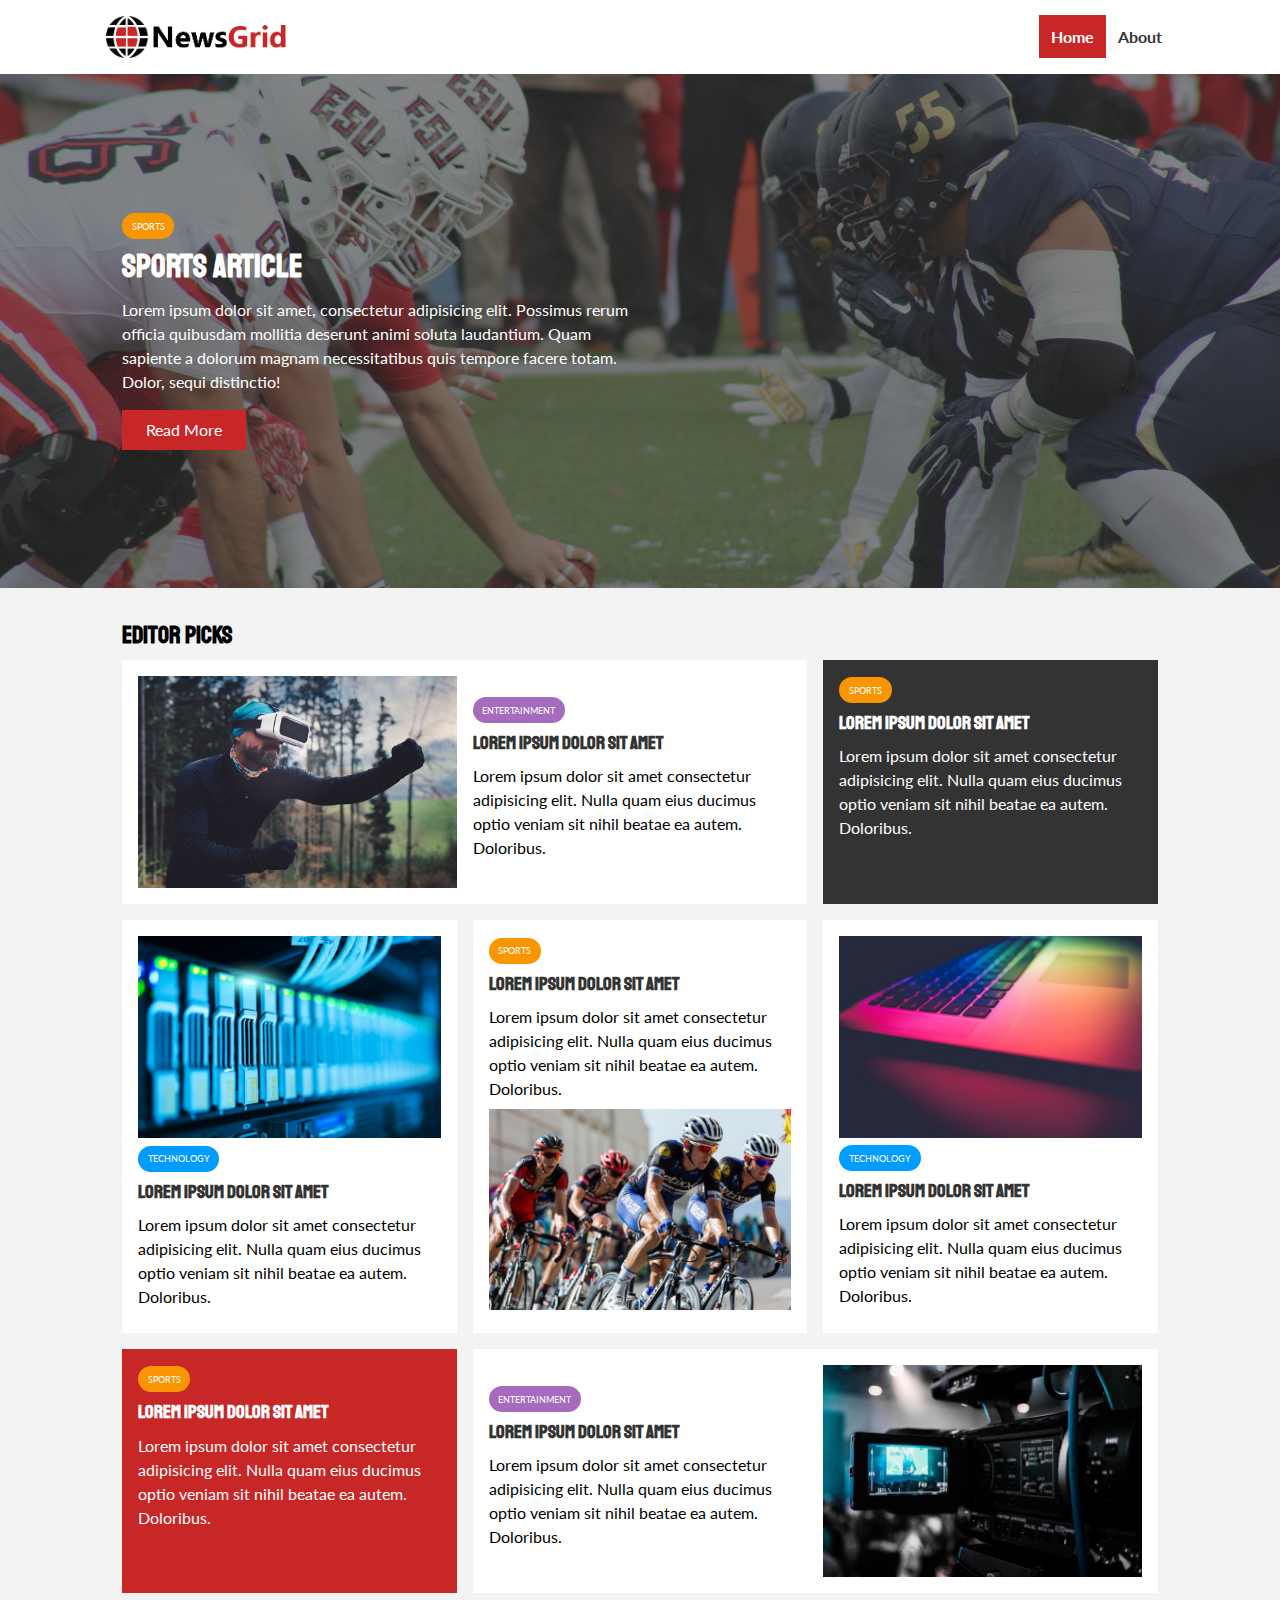
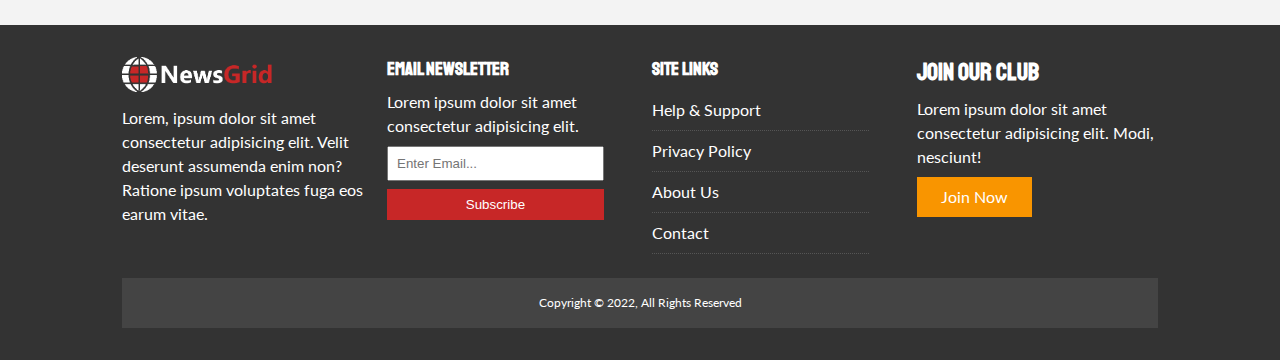
<file: index.html>
<!DOCTYPE html>
<html lang="en">
<head>
  <meta charset="UTF-8">
  <meta name="viewport" content="width=device-width, initial-scale=1.0">
  <meta http-equiv="X-UA-Compatible" content="ie=edge">
  <link rel="stylesheet" href="https://use.fontawesome.com/releases/v5.6.3/css/all.css" integrity="sha384-UHRtZLI+pbxtHCWp1t77Bi1L4ZtiqrqD80Kn4Z8NTSRyMA2Fd33n5dQ8lWUE00s/" crossorigin="anonymous">
  <link href="https://fonts.googleapis.com/css?family=Lato|Staatliches" rel="stylesheet">
  <link rel="stylesheet" href="css/main.css">
  <link rel="stylesheet" media="screen and (max-width: 768px)" href="css/mobile.css">
  <link rel="shortcut icon" type="image/x-icon" href="favicon.ico">
  <title>NewsGrid | Latest News</title>
</head>
<body>
  <nav id="main-nav">
    <div class="container">
      <img src="img/logo.png" alt="NewsGrid" class="logo">
      <div class="social">
        <a href="http://facebook.com" target="_blank"><i class="fab fa-facebook fa-2x"></i></a>
        <a href="http://twitter.com" target="_blank"><i class="fab fa-twitter fa-2x"></i></a>
        <a href="http://instagram.com" target="_blank"><i class="fab fa-instagram fa-2x"></i></a>
        <a href="http://youtube.com" target="_blank"><i class="fab fa-youtube fa-2x"></i></a>
      </div>
      <ul>
        <li><a class="current" href="index.html">Home</a></li>
        <li><a href="about.html">About</a></li>
      </ul>
    </div>
  </nav>

   <!-- Showcase -->
   <header id="showcase">
    <div class="container">
      <div class="showcase-container">
        <div class="showcase-content">
          <div class="category category-sports">Sports</div>
          <h1>Sports Article</h1>
          <p>Lorem ipsum dolor sit amet, consectetur adipisicing elit. Possimus rerum officia quibusdam mollitia deserunt animi soluta laudantium. Quam sapiente a dolorum magnam necessitatibus quis tempore facere totam. Dolor, sequi distinctio!</p>
          <a href="article.html" class="btn btn-primary">Read More</a>
        </div>
      </div>
    </div>
  </header>


  <!-- Home Articles -->
  <section id="home-articles" class="py-2">
    <div class="container">
        <h2>Editor Picks</h2>
        <div class="articles-container">
          <article class="card">
            <img src="img/articles/ent1.jpg" alt="">
            <div>
              <div class="category category-ent">Entertainment</div>
              <h3>
                <a href="article.html">Lorem ipsum dolor sit amet</a>
              </h3>
              <p>Lorem ipsum dolor sit amet consectetur adipisicing elit. Nulla quam eius ducimus optio veniam sit nihil beatae ea autem. Doloribus.</p>
            </div>
          </article>
          <article class="card bg-dark">
            <div class="category category-sports">Sports</div>
            <h3>
              <a href="article.html">Lorem ipsum dolor sit amet</a>
            </h3>
            <p>Lorem ipsum dolor sit amet consectetur adipisicing elit. Nulla quam eius ducimus optio veniam sit nihil beatae ea autem. Doloribus.</p>
          </article>
          <article class="card">
            <img src="img/articles/tech1.jpg" alt="">
            <div class="category category-tech">Technology</div>
            <h3>
              <a href="article.html">Lorem ipsum dolor sit amet</a>
            </h3>
            <p>Lorem ipsum dolor sit amet consectetur adipisicing elit. Nulla quam eius ducimus optio veniam sit nihil beatae ea autem. Doloribus.</p>
          </article>
          <article class="card">
            <div class="category category-sports">Sports</div>
            <h3>
              <a href="article.html">Lorem ipsum dolor sit amet</a>
            </h3>
            <p>Lorem ipsum dolor sit amet consectetur adipisicing elit. Nulla quam eius ducimus optio veniam sit nihil beatae ea autem. Doloribus.</p>
            <img src="img/articles/sports1.jpg" alt="">
          </article>
          <article class="card">
            <img src="img/articles/tech2.jpg" alt="">
            <div class="category category-tech">Technology</div>
            <h3>
              <a href="article.html">Lorem ipsum dolor sit amet</a>
            </h3>
            <p>Lorem ipsum dolor sit amet consectetur adipisicing elit. Nulla quam eius ducimus optio veniam sit nihil beatae ea autem. Doloribus.</p>
          </article>
          <article class="card bg-primary">
            <div class="category category-sports">Sports</div>
            <h3>
              <a href="article.html">Lorem ipsum dolor sit amet</a>
            </h3>
            <p>Lorem ipsum dolor sit amet consectetur adipisicing elit. Nulla quam eius ducimus optio veniam sit nihil beatae ea autem. Doloribus.</p>
          </article>
          <article class="card">
            <div>
              <div class="category category-ent">Entertainment</div>
              <h3>
                <a href="article.html">Lorem ipsum dolor sit amet</a>
              </h3>
              <p>Lorem ipsum dolor sit amet consectetur adipisicing elit. Nulla quam eius ducimus optio veniam sit nihil beatae ea autem. Doloribus.</p>
            </div>
            <img src="img/articles/ent2.jpg" alt="">
          </article>
        </div>
    </div>
  </section>

  <!-- Footer -->
  <footer id="main-footer" class="py-2">
    <div class="container footer-container">
      <div>
        <img src="img/logo_light.png" alt="NewsGrid">
        <p>Lorem, ipsum dolor sit amet consectetur adipisicing elit. Velit deserunt assumenda enim non? Ratione ipsum voluptates fuga eos earum vitae.</p>
      </div>
      <div>
        <h3>Email Newsletter</h3>
        <p>Lorem ipsum dolor sit amet consectetur adipisicing elit.</p>
        <form>
          <input type="email" placeholder="Enter Email...">
          <input type="submit" value="Subscribe" class="btn btn-primary">
        </form>
      </div>
      <div>
        <h3>Site Links</h3>
        <ul class="list">
          <li><a href="#">Help & Support</a></li>
          <li><a href="#">Privacy Policy</a></li>
          <li><a href="#">About Us</a></li>
          <li><a href="#">Contact</a></li>
        </ul>
      </div>
      <div>
        <h2>Join Our Club</h2>
        <p>Lorem ipsum dolor sit amet consectetur adipisicing elit. Modi, nesciunt!</p>
        <a href="#" class="btn btn-secondary">Join Now</a>
      </div>
      <div>
        <p>
          Copyright &copy; 2022, All Rights Reserved
        </p>
      </div>
    </div>
  </footer>


  
</body>
</html>
</file>
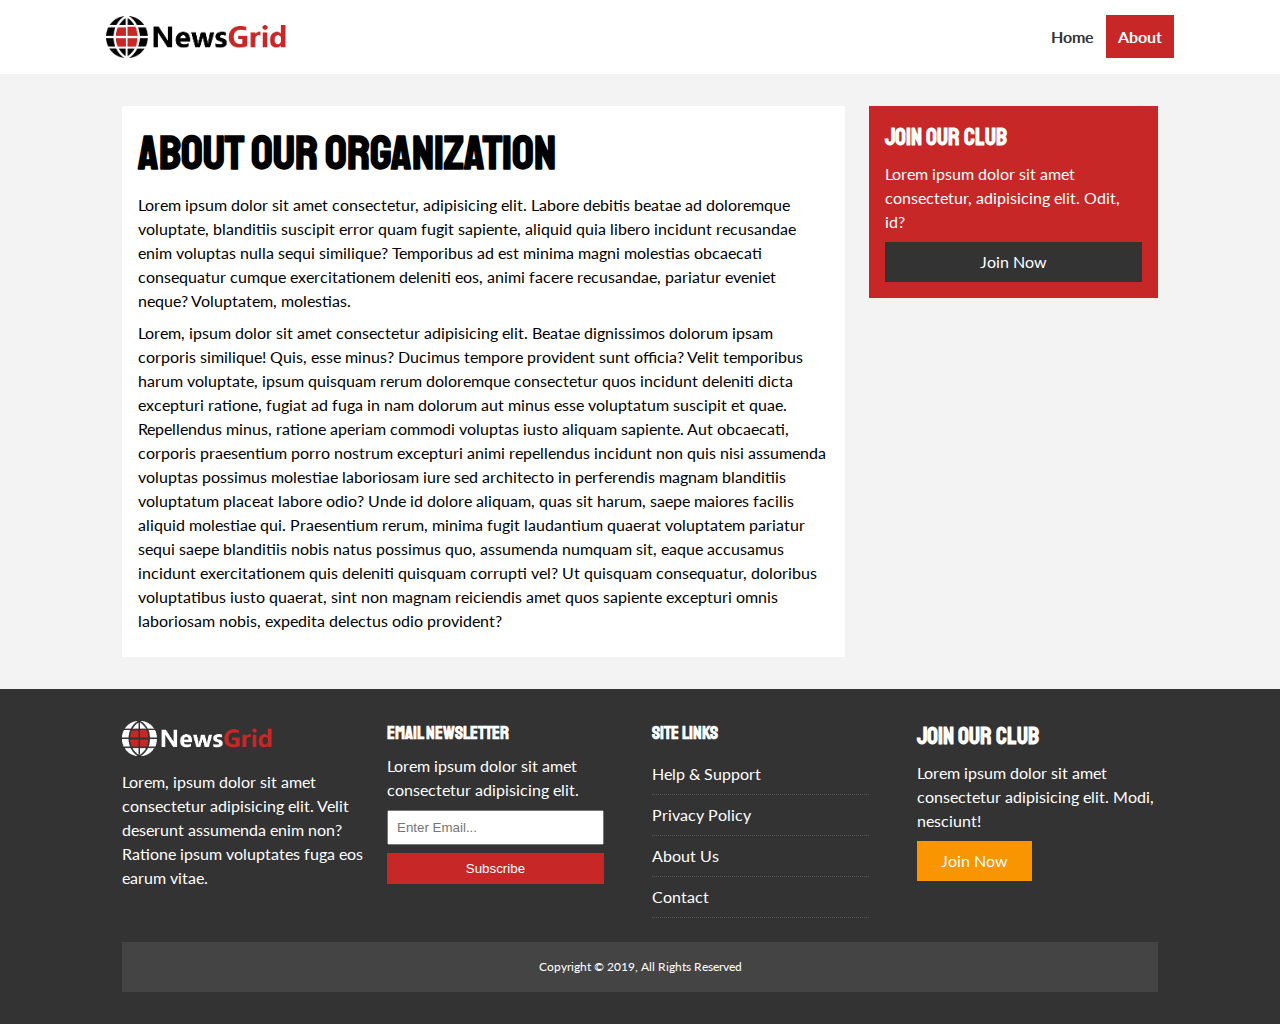
<file: about.html>
<!DOCTYPE html>
<html lang="en">
<head>
  <meta charset="UTF-8">
  <meta name="viewport" content="width=device-width, initial-scale=1.0">
  <meta http-equiv="X-UA-Compatible" content="ie=edge">
  <link rel="stylesheet" href="https://use.fontawesome.com/releases/v5.6.3/css/all.css" integrity="sha384-UHRtZLI+pbxtHCWp1t77Bi1L4ZtiqrqD80Kn4Z8NTSRyMA2Fd33n5dQ8lWUE00s/" crossorigin="anonymous">
  <link href="https://fonts.googleapis.com/css?family=Lato|Staatliches" rel="stylesheet">
  <link rel="stylesheet" href="css/main.css">
  <link rel="stylesheet" media="screen and (max-width: 768px)" href="css/mobile.css">
  <link rel="shortcut icon" type="image/x-icon" href="favicon.ico">
  <title>NewsGrid | About</title>
</head>
<body>
  <nav id="main-nav">
    <div class="container">
      <img src="img/logo.png" alt="NewsGrid" class="logo">
      <div class="social">
        <a href="http://facebook.com" target="_blank"><i class="fab fa-facebook fa-2x"></i></a>
        <a href="http://twitter.com" target="_blank"><i class="fab fa-twitter fa-2x"></i></a>
        <a href="http://instagram.com" target="_blank"><i class="fab fa-instagram fa-2x"></i></a>
        <a href="http://youtube.com" target="_blank"><i class="fab fa-youtube fa-2x"></i></a>
      </div>
      <ul>
        <li><a href="index.html">Home</a></li>
        <li><a class="current" href="about.html">About</a></li>
      </ul>
    </div>
  </nav>

  <section id="about">
    <div class="container">
      <div class="page-container">
        <article class="card">
          <h1 class="l-heading">About Our Organization</h1>
          <p>Lorem ipsum dolor sit amet consectetur, adipisicing elit. Labore debitis beatae ad doloremque voluptate, blanditiis suscipit error quam fugit sapiente, aliquid quia libero incidunt recusandae enim voluptas nulla sequi similique? Temporibus ad est minima magni molestias obcaecati consequatur cumque exercitationem deleniti eos, animi facere recusandae, pariatur eveniet neque? Voluptatem, molestias.</p>
          <p>Lorem, ipsum dolor sit amet consectetur adipisicing elit. Beatae dignissimos dolorum ipsam corporis similique! Quis, esse minus? Ducimus tempore provident sunt officia? Velit temporibus harum voluptate, ipsum quisquam rerum doloremque consectetur quos incidunt deleniti dicta excepturi ratione, fugiat ad fuga in nam dolorum aut minus esse voluptatum suscipit et quae. Repellendus minus, ratione aperiam commodi voluptas iusto aliquam sapiente. Aut obcaecati, corporis praesentium porro nostrum excepturi animi repellendus incidunt non quis nisi assumenda voluptas possimus molestiae laboriosam iure sed architecto in perferendis magnam blanditiis voluptatum placeat labore odio? Unde id dolore aliquam, quas sit harum, saepe maiores facilis aliquid molestiae qui. Praesentium rerum, minima fugit laudantium quaerat voluptatem pariatur sequi saepe blanditiis nobis natus possimus quo, assumenda numquam sit, eaque accusamus incidunt exercitationem quis deleniti quisquam corrupti vel? Ut quisquam consequatur, doloribus voluptatibus iusto quaerat, sint non magnam reiciendis amet quos sapiente excepturi omnis laboriosam nobis, expedita delectus odio provident?</p>
        </article>
        <aside class="card bg-primary">
          <h2>Join Our Club</h2>
          <p>Lorem ipsum dolor sit amet consectetur, adipisicing elit. Odit, id?</p>
          <a href="#" class="btn btn-dark btn-block">Join Now</a>
        </aside>
      </div>
    </div>
  </section>

  <!-- Footer -->
  <footer id="main-footer" class="py-2">
    <div class="container footer-container">
      <div>
        <img src="img/logo_light.png" alt="NewsGrid">
        <p>Lorem, ipsum dolor sit amet consectetur adipisicing elit. Velit deserunt assumenda enim non? Ratione ipsum voluptates fuga eos earum vitae.</p>
      </div>
      <div>
        <h3>Email Newsletter</h3>
        <p>Lorem ipsum dolor sit amet consectetur adipisicing elit.</p>
        <form>
          <input type="email" placeholder="Enter Email...">
          <input type="submit" value="Subscribe" class="btn btn-primary">
        </form>
      </div>
      <div>
        <h3>Site Links</h3>
        <ul class="list">
          <li><a href="#">Help & Support</a></li>
          <li><a href="#">Privacy Policy</a></li>
          <li><a href="#">About Us</a></li>
          <li><a href="#">Contact</a></li>
        </ul>
      </div>
      <div>
        <h2>Join Our Club</h2>
        <p>Lorem ipsum dolor sit amet consectetur adipisicing elit. Modi, nesciunt!</p>
        <a href="#" class="btn btn-secondary">Join Now</a>
      </div>
      <div>
        <p>
          Copyright &copy; 2019, All Rights Reserved
        </p>
      </div>
    </div>
  </footer>

</body>
</html>
</file>
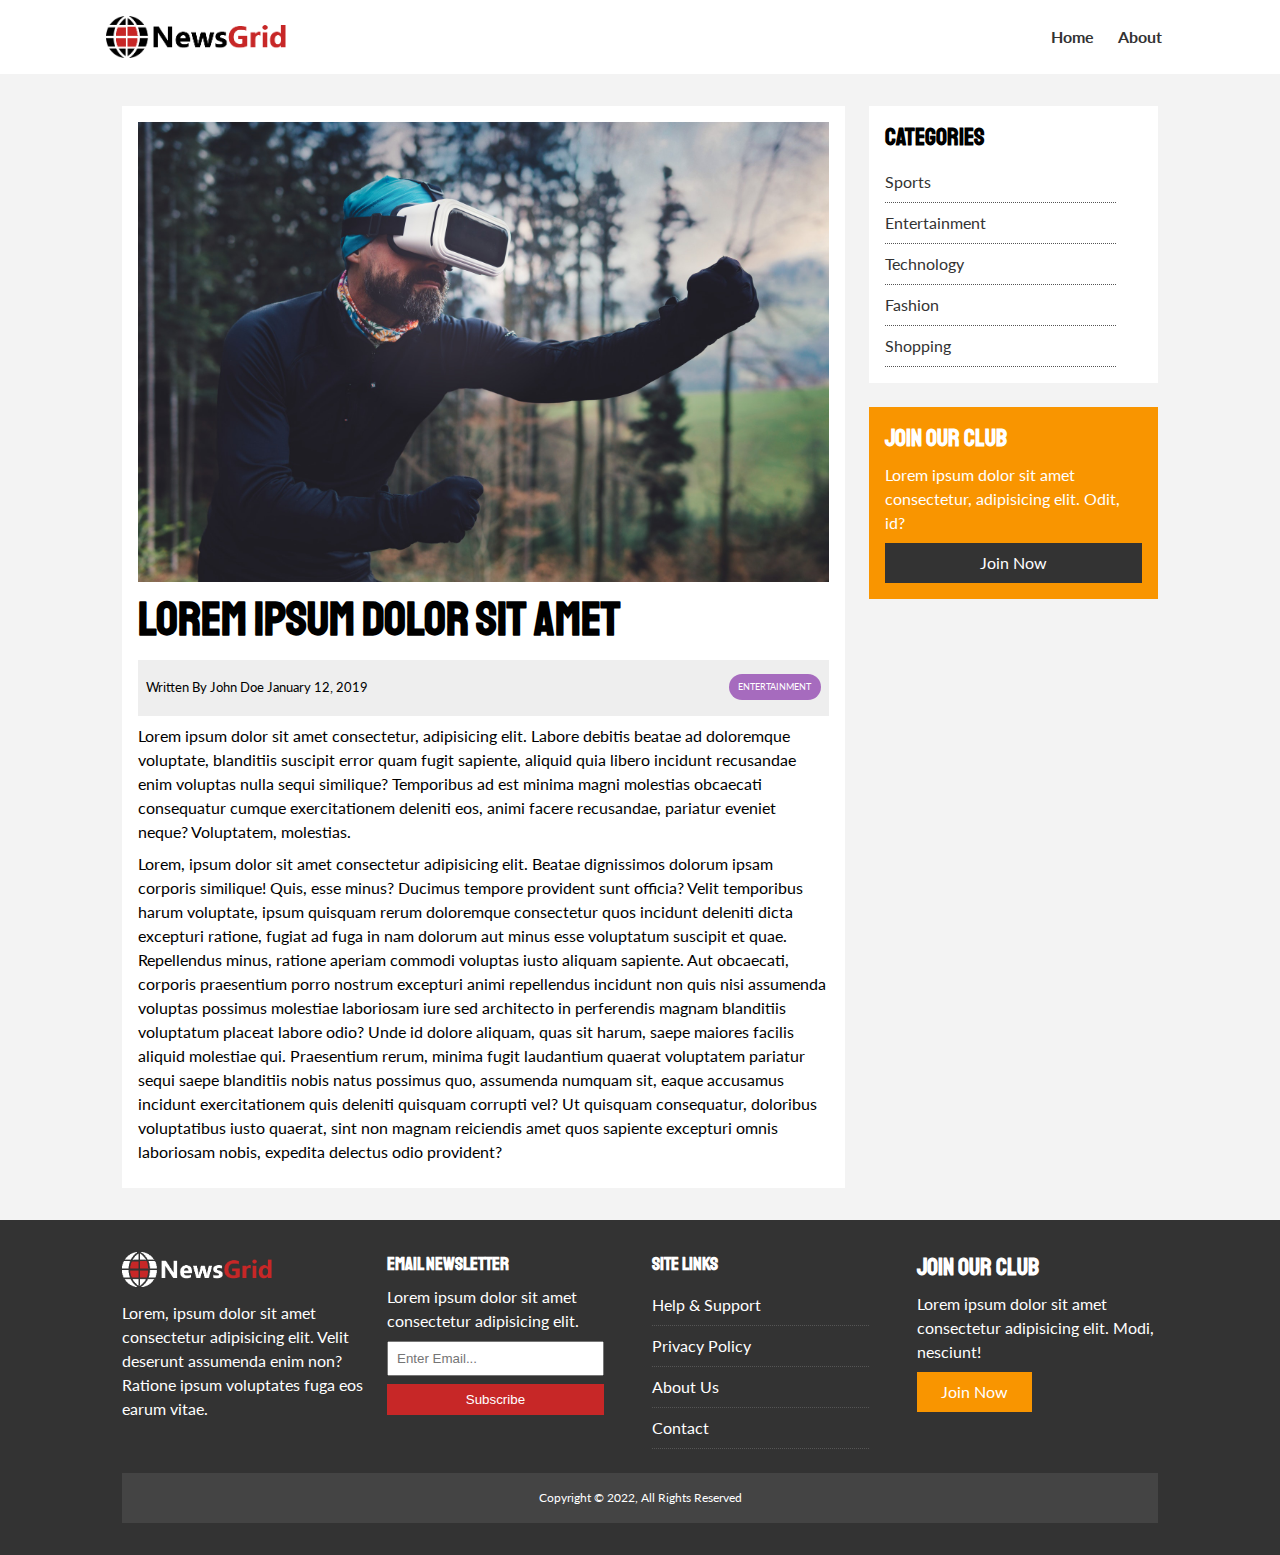
<file: article.html>
<!DOCTYPE html>
<html lang="en">
<head>
  <meta charset="UTF-8">
  <meta name="viewport" content="width=device-width, initial-scale=1.0">
  <meta http-equiv="X-UA-Compatible" content="ie=edge">
  <link rel="stylesheet" href="https://use.fontawesome.com/releases/v5.6.3/css/all.css" integrity="sha384-UHRtZLI+pbxtHCWp1t77Bi1L4ZtiqrqD80Kn4Z8NTSRyMA2Fd33n5dQ8lWUE00s/" crossorigin="anonymous">
  <link href="https://fonts.googleapis.com/css?family=Lato|Staatliches" rel="stylesheet">
  <link rel="stylesheet" href="css/main.css">
  <link rel="stylesheet" media="screen and (max-width: 768px)" href="css/mobile.css">
  <link rel="shortcut icon" type="image/x-icon" href="favicon.ico">
  <title>NewsGrid | Latest News</title>
</head>
<body>
  <nav id="main-nav">
    <div class="container">
      <img src="img/logo.png" alt="NewsGrid" class="logo">
      <div class="social">
        <a href="http://facebook.com" target="_blank"><i class="fab fa-facebook fa-2x"></i></a>
        <a href="http://twitter.com" target="_blank"><i class="fab fa-twitter fa-2x"></i></a>
        <a href="http://instagram.com" target="_blank"><i class="fab fa-instagram fa-2x"></i></a>
        <a href="http://youtube.com" target="_blank"><i class="fab fa-youtube fa-2x"></i></a>
      </div>
      <ul>
        <li><a href="index.html">Home</a></li>
        <li><a href="about.html">About</a></li>
      </ul>
    </div>
  </nav>

  <section id="article">
    <div class="container">
      <div class="page-container">
        <article class="card">
          <img src="img/articles/ent1.jpg" alt="">
          <h1 class="l-heading">Lorem ipsum dolor sit amet</h1>
          <div class="meta">
            <small>
              <i class="fas fa-user"></i> Written By John Doe January 12, 2019
            </small>
            <div class="category category-ent">Entertainment</div>
          </div>
          <p>Lorem ipsum dolor sit amet consectetur, adipisicing elit. Labore debitis beatae ad doloremque voluptate, blanditiis suscipit error quam fugit sapiente, aliquid quia libero incidunt recusandae enim voluptas nulla sequi similique? Temporibus ad est minima magni molestias obcaecati consequatur cumque exercitationem deleniti eos, animi facere recusandae, pariatur eveniet neque? Voluptatem, molestias.</p>
          <p>Lorem, ipsum dolor sit amet consectetur adipisicing elit. Beatae dignissimos dolorum ipsam corporis similique! Quis, esse minus? Ducimus tempore provident sunt officia? Velit temporibus harum voluptate, ipsum quisquam rerum doloremque consectetur quos incidunt deleniti dicta excepturi ratione, fugiat ad fuga in nam dolorum aut minus esse voluptatum suscipit et quae. Repellendus minus, ratione aperiam commodi voluptas iusto aliquam sapiente. Aut obcaecati, corporis praesentium porro nostrum excepturi animi repellendus incidunt non quis nisi assumenda voluptas possimus molestiae laboriosam iure sed architecto in perferendis magnam blanditiis voluptatum placeat labore odio? Unde id dolore aliquam, quas sit harum, saepe maiores facilis aliquid molestiae qui. Praesentium rerum, minima fugit laudantium quaerat voluptatem pariatur sequi saepe blanditiis nobis natus possimus quo, assumenda numquam sit, eaque accusamus incidunt exercitationem quis deleniti quisquam corrupti vel? Ut quisquam consequatur, doloribus voluptatibus iusto quaerat, sint non magnam reiciendis amet quos sapiente excepturi omnis laboriosam nobis, expedita delectus odio provident?</p>
        </article>

        <aside id="categories" class="card">
          <h2>Categories</h2>
          <ul class="list">
            <li><a href="#"><i class="fas fa-chevron-right"></i> Sports</a></li>
            <li><a href="#"><i class="fas fa-chevron-right"></i> Entertainment</a></li>
            <li><a href="#"><i class="fas fa-chevron-right"></i> Technology</a></li>
            <li><a href="#"><i class="fas fa-chevron-right"></i> Fashion</a></li>
            <li><a href="#"><i class="fas fa-chevron-right"></i> Shopping</a></li>
          </ul>
        </aside>

        <aside class="card bg-secondary">
          <h2>Join Our Club</h2>
          <p>Lorem ipsum dolor sit amet consectetur, adipisicing elit. Odit, id?</p>
          <a href="#" class="btn btn-dark btn-block">Join Now</a>
        </aside>
      </div>
    </div>
  </section>

  <!-- Footer -->
  <footer id="main-footer" class="py-2">
    <div class="container footer-container">
      <div>
        <img src="img/logo_light.png" alt="NewsGrid">
        <p>Lorem, ipsum dolor sit amet consectetur adipisicing elit. Velit deserunt assumenda enim non? Ratione ipsum voluptates fuga eos earum vitae.</p>
      </div>
      <div>
        <h3>Email Newsletter</h3>
        <p>Lorem ipsum dolor sit amet consectetur adipisicing elit.</p>
        <form name="contact" method="POST" data-netlify="true">
          <input type="email" placeholder="Enter Email...">
          <input type="submit" value="Subscribe" class="btn btn-primary">
        </form>
      </div>
      <div>
        <h3>Site Links</h3>
        <ul class="list">
          <li><a href="#">Help & Support</a></li>
          <li><a href="#">Privacy Policy</a></li>
          <li><a href="#">About Us</a></li>
          <li><a href="#">Contact</a></li>
        </ul>
      </div>
      <div>
        <h2>Join Our Club</h2>
        <p>Lorem ipsum dolor sit amet consectetur adipisicing elit. Modi, nesciunt!</p>
        <a href="#" class="btn btn-secondary">Join Now</a>
      </div>
      <div>
        <p>
          Copyright &copy; 2022, All Rights Reserved
        </p>
      </div>
    </div>
  </footer>

</body>
</html>
</file>
<file: css/main.css>
:root {
  --primary-color: #c72727;
  --secondary-color: #f99500;
  --light-color: #f3f3f3;
  --dark-color: #333;
  --max-width: 1100px;
}

.category {
  --sports-color: #f99500;
  --ent-color: #a66bbe;
  --tech-color: #009cff;
}

* {
  margin: 0;
  padding: 0;
  box-sizing: border-box;
}

body {
  font-family: 'Lato', sans-serif;
  line-height: 1.5;
  background: var(--light-color);
}

a {
  color: #333;
  text-decoration: none;
}

ul {
  list-style: none;
}

p {
  margin: .5rem 0;
}

img {
  width: 100%;
}

h1, h2, h3, h4, h5, h6 {
  font-family: 'Staatliches', cursive;
  margin-bottom: .55rem;
  line-height: 1.3;
}

/* Utility */
.container {
  max-width: var(--max-width);
  margin: auto;
  padding: 0 2rem;
  overflow: hidden;
}

.category {
  display: inline-block;
  color: #fff;
  font-size: 0.55rem;
  text-transform: uppercase;
  padding: 0.4rem 0.6rem;
  border-radius: 15px;
  margin-bottom: 0.5rem;
}

.category-sports { background: var(--sports-color) }
.category-ent { background: var(--ent-color) }
.category-tech { background: var(--tech-color) }

.btn {
  display: inline-block;
  border: none;
  background: var(--dark-color);
  color: #fff;
  padding: 0.5rem 1.5rem;
}

.btn-light { background: var(--light-color) }
.btn-primary { background: var(--primary-color) }
.btn-secondary { background: var(--secondary-color) }

.btn-block {
  display: block;
  width: 100%;
  text-align: center;
}

.btn:hover {
  opacity: 0.9;
}

.card {
  background: #fff;
  padding: 1rem;
}

.bg-dark {
  background: var(--dark-color);
  color: #fff;
}

.bg-primary {
  background: var(--primary-color);
  color: #fff;
}

.bg-secondary {
  background: var(--secondary-color);
  color: #fff;
}

.bg-dark h1,
.bg-dark h2,
.bg-dark h3,
.bg-dark a,
.bg-primary h1,
.bg-primary h2,
.bg-primary h3,
.bg-primary a,
.bg-secondary h1,
.bg-secondary h2,
.bg-secondary h3,
.bg-secondary a {
  color: #fff;
}

.py-1 { padding: 1.5rem 0 }
.py-2 { padding: 2rem 0 }
.py-3 { padding: 3rem 0 }
.p-1 { padding: 1.5rem }
.p-2 { padding: 2rem }
.p-3 { padding: 3rem }

.l-heading {
  font-size: 3rem;
}

.list li {
  padding: .5rem 0;
  border-bottom: #555 dotted 1px;
  width: 90%;
}

.list li a:hover {
  color: var(--primary-color) !important;
}

/* Inner page grid container */
.page-container {
  display: grid;
  grid-template-columns: 5fr 2fr;
  margin: 2rem 0;
  grid-gap: 1.5rem;
}

.page-container > *:first-child {
  grid-row: 1 / span 3;
}

/* Navigation */
#main-nav {
  background: #fff;
  position: sticky;
  top: 0;
  z-index: 2;
}

#main-nav .container {
  display: grid;
  grid-template-columns: 6fr 3fr 2fr;
  padding: 1rem;
  align-items: center;
}

#main-nav .logo {
  width: 180px;
}

#main-nav ul {
  justify-self: end;
  display: flex;
}

#main-nav ul li a {
  padding: 0.75rem;
  font-weight: bold;
}

#main-nav ul li a.current {
  background: var(--primary-color);
  color: #fff;
}

#main-nav ul li a:hover {
  background: var(--light-color);
  color: var(--dark-color);
}

#main-nav .social {
  justify-self: center;
}

#main-nav .social i {
  color: #777;
  margin-right: .5rem;
}

/* Showcase */
#showcase {
  color: #fff;
  background: #333;
  padding: 2rem;
  position: relative;
}

#showcase:before {
  content: '';
  background: url('../img/featured.jpg') no-repeat center center/cover;
  position: absolute;
  top: 0;
  left: 0;
  width: 100%;
  height: 100%;
  opacity: 0.4;
}

#showcase .showcase-container {
  display: grid;
  grid-template-columns: repeat(2, 1fr);
  justify-content: center;
  align-items: center;
  height: 50vh;
}

#showcase .showcase-content {
  z-index: 1;
}

#showcase .showcase-content p {
  margin-bottom: 1rem;
}

/* Home Articles */
#home-articles .articles-container {
  display: grid;
  grid-template-columns: repeat(3, 1fr);
  grid-gap: 1rem;
}

#home-articles .articles-container > *:first-child,
#home-articles .articles-container > *:last-child {
  display: grid;
  grid-template-columns: repeat(2, 1fr);
  grid-gap: 1rem;
  align-items: center;
  grid-column: 1 / span 2;
}

#home-articles .articles-container > *:last-child {
  grid-column: 2 / span 2;
}

#article .meta {
  display: flex;
  justify-content: space-between;
  align-items: center;
  background: #eee;
  padding: 0.5rem;
}

#article .meta .category {
  margin-top: 0.4rem;
}

/* Footer */
#main-footer {
  background: var(--dark-color);
  color: #fff;
}

#main-footer img {
  width: 150px;
}

#main-footer a {
  color: #fff;
}

#main-footer .footer-container {
  display: grid;
  grid-template-columns: repeat(4, 1fr);
  grid-gap: 1.5rem;
}

#main-footer .footer-container > *:last-child {
  background: #444;
  grid-column: 1 / span 4;
  padding: .5rem;
  text-align: center;
  font-size: 0.75rem;
}

#main-footer .footer-container input[type='email'] {
  width: 90%;
  padding: 0.5rem;
  margin-bottom: 0.5rem;
}

#main-footer .footer-container input[type='submit'] {
  width: 90%;
}
</file>
<file: css/mobile.css>
/* Navigation */
#main-nav .social {
    display: none;
  }
  
  #main-nav .container {
    grid-template-columns: 1fr;
    grid-gap: 1.2rem;
  }
  
  #main-nav ul,
  #main-nav .logo {
    justify-self: center;
  }
  
  #main-nav ul li a {
    padding: 0.50rem;
  }
  
  #home-articles .articles-container {
    grid-template-columns: repeat(2, 1fr);
  }
  
  #home-articles .articles-container > *:first-child,
  #home-articles .articles-container > *:last-child {
    grid-template-columns: 1fr;
    grid-column: 1;
  }
  
  @media(max-width: 600px) {
    /* Stack Grid Items */
    #showcase .showcase-container,
    #home-articles .articles-container,
    #main-footer .footer-container {
      grid-template-columns: 1fr;
    }
  
    #main-footer .footer-container > *:last-child {
      grid-column: 1;
    }
  
    #main-footer .footer-container > *:first-child,
    #main-footer .footer-container > *:nth-child(2){
      border-bottom: #444 dotted 1px;
      padding-bottom: 1rem;
    }
  
    .page-container {
      grid-template-columns: 1fr;
      text-align: center;
    }
  
    .page-container > *:first-child {
      grid-row: 1;
    }
  
    .l-heading {
      font-size: 2rem;
    }
  }
</file>
